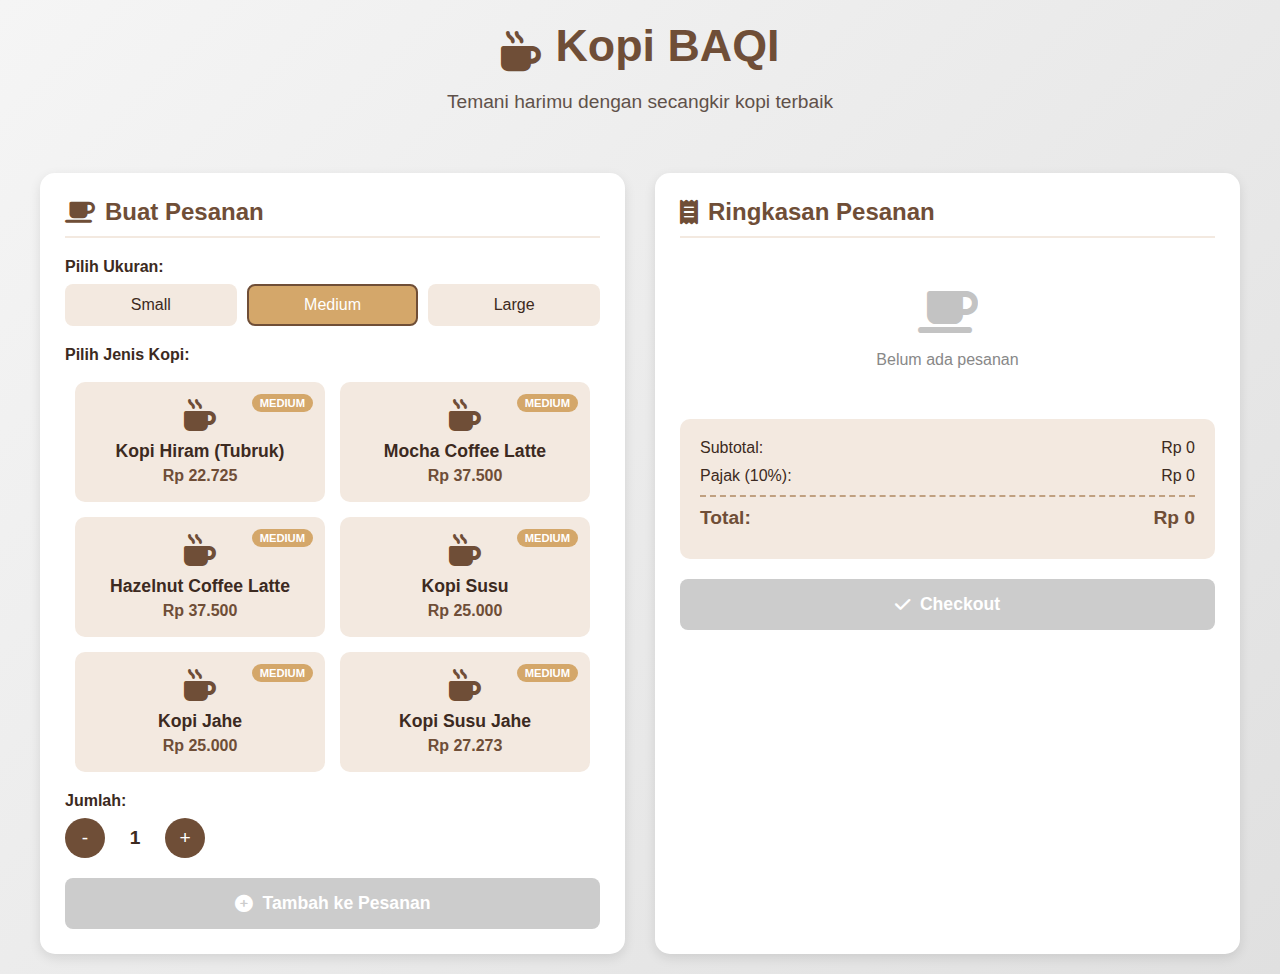
<file: index.html>
<!DOCTYPE html>
<html lang="id">
<head>
    <meta charset="UTF-8">
    <meta name="viewport" content="width=device-width, initial-scale=1.0">
    <title>Kopi BAQI - Coffee Ordering System</title>
    <link rel="stylesheet" href="https://cdnjs.cloudflare.com/ajax/libs/font-awesome/6.4.0/css/all.min.css">
    <link rel="stylesheet" href="Model/style.css">
</head>
<body>
    <div class="container">
        <header>
            <div class="logo">
                <i class="fas fa-mug-hot"></i>
                <h1>Kopi BAQI</h1>
            </div>
            <p class="tagline">Temani harimu dengan secangkir kopi terbaik</p>
        </header>

        <section class="order-section">
            <h2 class="section-title"><i class="fas fa-coffee"></i> Buat Pesanan</h2>
            
            <div class="form-group">
                <label>Pilih Ukuran:</label>
                <div class="size-options" id="sizeOptions">
                    <div class="size-btn" data-size="small">Small</div>
                    <div class="size-btn" data-size="medium">Medium</div>
                    <div class="size-btn" data-size="large">Large</div>
                </div>
            </div>
            
            <div class="form-group">
                <label>Pilih Jenis Kopi:</label>
                <div class="coffee-options" id="coffeeOptions">
                    <!-- Coffee options will be generated by JavaScript -->
                </div>
            </div>
            
            <div class="form-group">
                <label>Jumlah:</label>
                <div class="quantity-control">
                    <button class="qty-btn" id="decreaseQty">-</button>
                    <span class="qty-display" id="quantityDisplay">1</span>
                    <button class="qty-btn" id="increaseQty">+</button>
                </div>
            </div>
            
            <button id="addOrderBtn" class="add-order-btn">
                <i class="fas fa-plus-circle"></i> Tambah ke Pesanan
            </button>
        </section>

        <section class="summary-section">
            <h2 class="section-title"><i class="fas fa-receipt"></i> Ringkasan Pesanan</h2>
            
            <ul class="order-list" id="orderList">
                <li class="empty-cart">
                    <i class="fas fa-coffee"></i>
                    <p>Belum ada pesanan</p>
                </li>
            </ul>
            
            <div class="summary-totals">
                <div class="summary-row">
                    <span>Subtotal:</span>
                    <span id="subtotal">Rp 0</span>
                </div>
                <div class="summary-row">
                    <span>Pajak (10%):</span>
                    <span id="tax">Rp 0</span>
                </div>
                <div class="summary-row" id="discountRow" style="display: none;">
                    <span>Diskon (15%):</span>
                    <span id="discount">-Rp 0</span>
                </div>
                <div class="summary-row total">
                    <span>Total:</span>
                    <span id="total">Rp 0</span>
                </div>
            </div>
            
            <button id="checkoutBtn" class="checkout-btn" disabled>
                <i class="fas fa-check"></i> Checkout
            </button>
        </section>
    </div>

    <!-- Modal untuk struk -->
    <div class="modal" id="receiptModal">
        <div class="modal-content">
            <span class="close-modal" id="closeModal">&times;</span>
            <h2 class="modal-title">Struk Pembayaran</h2>
            
            <div class="receipt" id="receiptContent">
                <!-- Receipt content will be generated by JavaScript -->
            </div>
            
            <button class="print-btn" id="printReceipt">
                <i class="fas fa-print"></i> Cetak Struk
            </button>
        </div>
    </div>

    <script src="JS/script.js"></script>
</body>
</html>
</file>
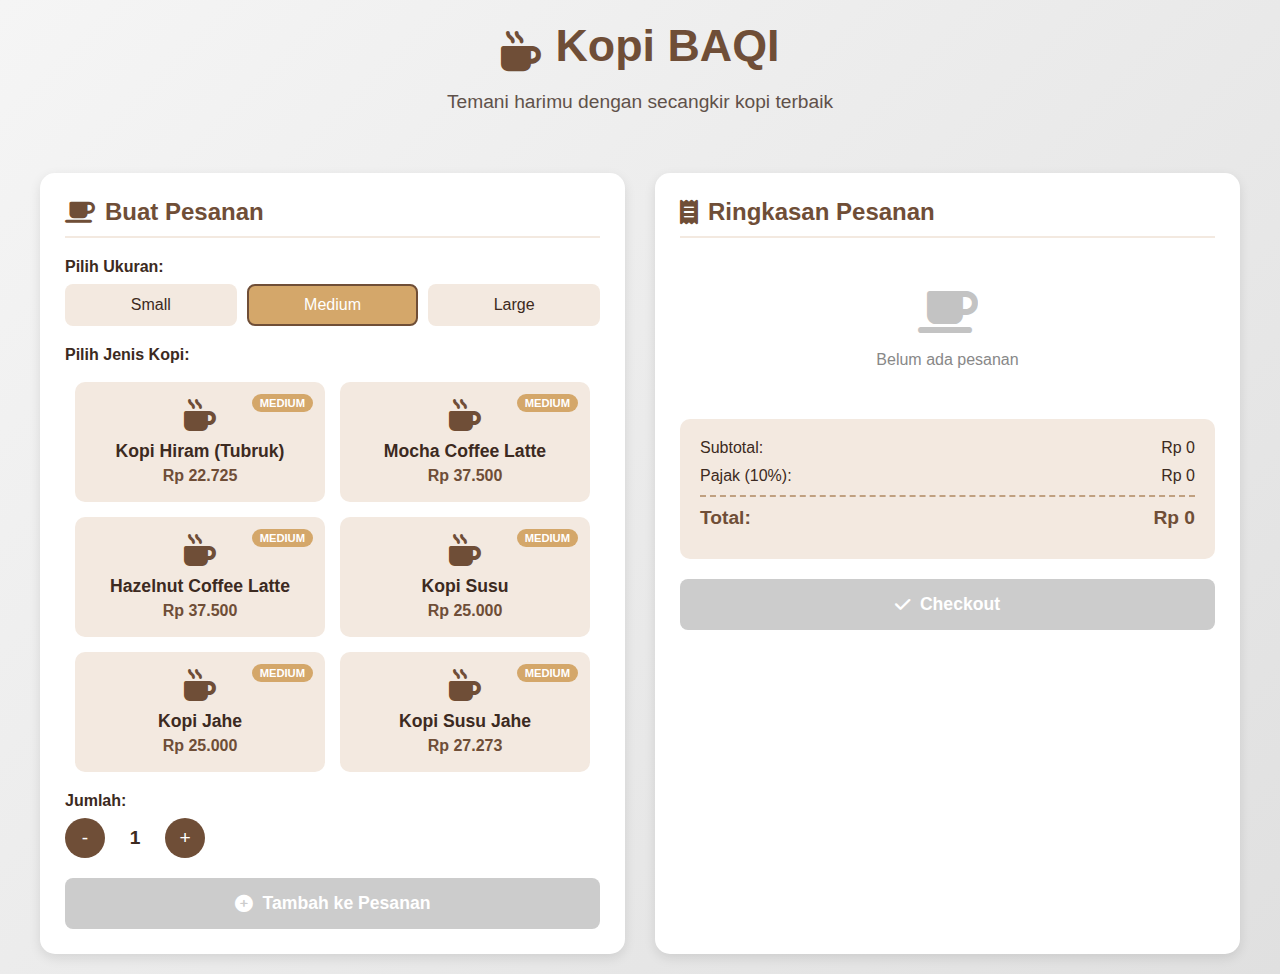
<file: Index/index.html>
<!DOCTYPE html>
<html lang="id">
<head>
    <meta charset="UTF-8">
    <meta name="viewport" content="width=device-width, initial-scale=1.0">
    <title>Kopi Teman - Coffee Ordering System</title>
    <link rel="stylesheet" href="https://cdnjs.cloudflare.com/ajax/libs/font-awesome/6.4.0/css/all.min.css">
    <link rel="stylesheet" href="../Model/style.css">
</head>
<body>
    <div class="container">
        <header>
            <div class="logo">
                <i class="fas fa-mug-hot"></i>
                <h1>Kopi BAQI</h1>
            </div>
            <p class="tagline">Temani harimu dengan secangkir kopi terbaik</p>
        </header>

        <section class="order-section">
            <h2 class="section-title"><i class="fas fa-coffee"></i> Buat Pesanan</h2>
            
            <div class="form-group">
                <label>Pilih Ukuran:</label>
                <div class="size-options" id="sizeOptions">
                    <div class="size-btn" data-size="small">Small</div>
                    <div class="size-btn" data-size="medium">Medium</div>
                    <div class="size-btn" data-size="large">Large</div>
                </div>
            </div>
            
            <div class="form-group">
                <label>Pilih Jenis Kopi:</label>
                <div class="coffee-options" id="coffeeOptions">
                    <!-- Coffee options will be generated by JavaScript -->
                </div>
            </div>
            
            <div class="form-group">
                <label>Jumlah:</label>
                <div class="quantity-control">
                    <button class="qty-btn" id="decreaseQty">-</button>
                    <span class="qty-display" id="quantityDisplay">1</span>
                    <button class="qty-btn" id="increaseQty">+</button>
                </div>
            </div>
            
            <button id="addOrderBtn" class="add-order-btn">
                <i class="fas fa-plus-circle"></i> Tambah ke Pesanan
            </button>
        </section>

        <section class="summary-section">
            <h2 class="section-title"><i class="fas fa-receipt"></i> Ringkasan Pesanan</h2>
            
            <ul class="order-list" id="orderList">
                <li class="empty-cart">
                    <i class="fas fa-coffee"></i>
                    <p>Belum ada pesanan</p>
                </li>
            </ul>
            
            <div class="summary-totals">
                <div class="summary-row">
                    <span>Subtotal:</span>
                    <span id="subtotal">Rp 0</span>
                </div>
                <div class="summary-row">
                    <span>Pajak (10%):</span>
                    <span id="tax">Rp 0</span>
                </div>
                <div class="summary-row" id="discountRow" style="display: none;">
                    <span>Diskon (15%):</span>
                    <span id="discount">-Rp 0</span>
                </div>
                <div class="summary-row total">
                    <span>Total:</span>
                    <span id="total">Rp 0</span>
                </div>
            </div>
            
            <button id="checkoutBtn" class="checkout-btn" disabled>
                <i class="fas fa-check"></i> Checkout
            </button>
        </section>
    </div>

    <!-- Modal untuk struk -->
    <div class="modal" id="receiptModal">
        <div class="modal-content">
            <span class="close-modal" id="closeModal">&times;</span>
            <h2 class="modal-title">Struk Pembayaran</h2>
            
            <div class="receipt" id="receiptContent">
                <!-- Receipt content will be generated by JavaScript -->
            </div>
            
            <button class="print-btn" id="printReceipt">
                <i class="fas fa-print"></i> Cetak Struk
            </button>
        </div>
    </div>

    <script src="../JS/script.js"></script>
</body>
</html>
</file>
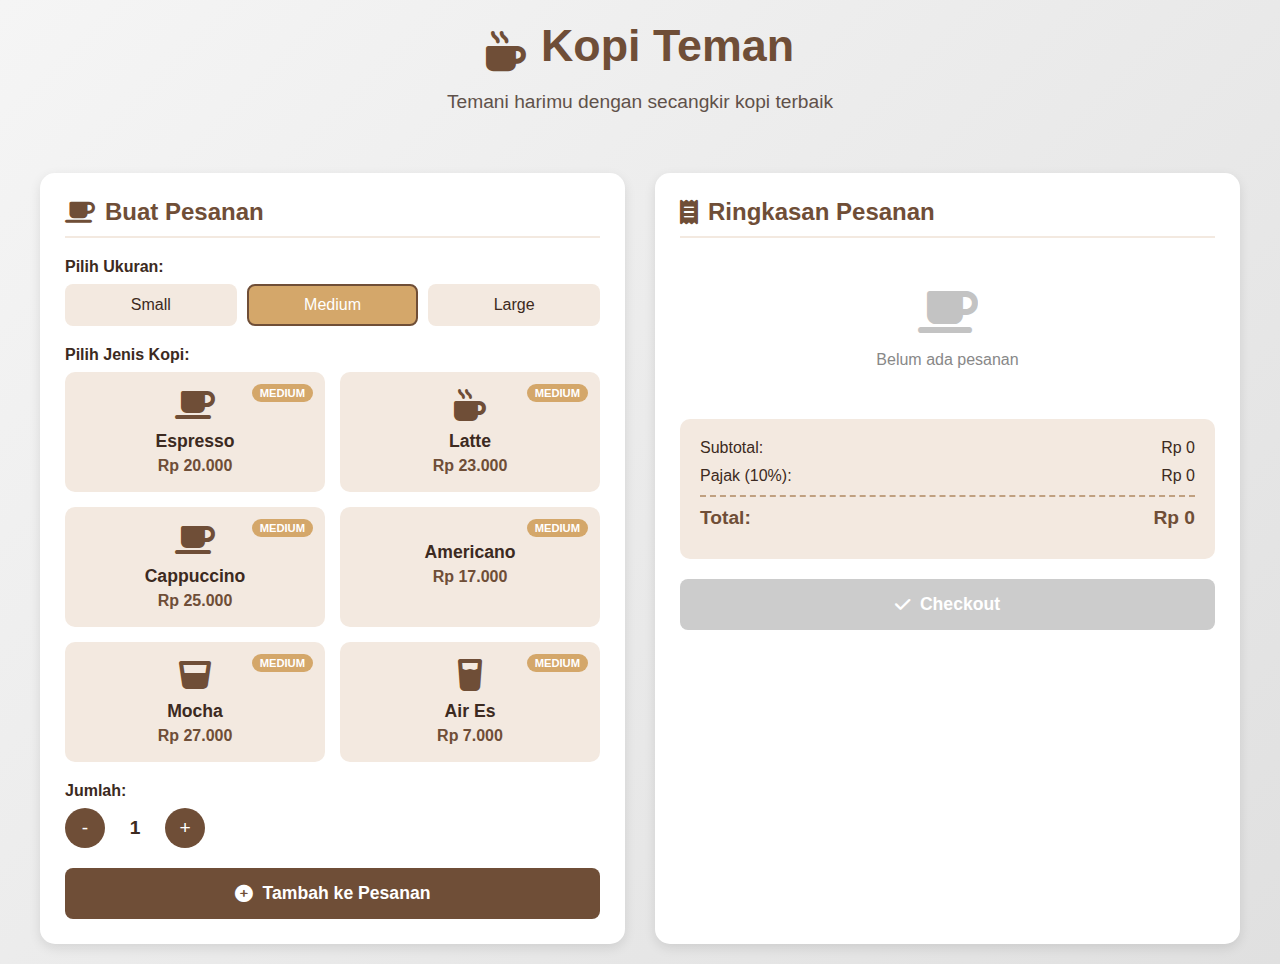
<file: index2.html>
<!DOCTYPE html>
<html lang="id">
<head>
    <meta charset="UTF-8">
    <meta name="viewport" content="width=device-width, initial-scale=1.0">
    <title>Kopi Teman - Coffee Ordering System</title>
    <link rel="stylesheet" href="https://cdnjs.cloudflare.com/ajax/libs/font-awesome/6.4.0/css/all.min.css">
    <style>
        :root {
            --primary: #6f4e37;
            --secondary: #c0a080;
            --accent: #d4a76a;
            --light: #f3e9e0;
            --dark: #3c2a21;
            --success: #4caf50;
            --danger: #f44336;
            --shadow: 0 4px 12px rgba(0, 0, 0, 0.1);
            --transition: all 0.3s ease;
        }

        * {
            margin: 0;
            padding: 0;
            box-sizing: border-box;
            font-family: 'Segoe UI', Tahoma, Geneva, Verdana, sans-serif;
        }

        body {
            background: linear-gradient(135deg, #f5f5f5 0%, #e0e0e0 100%);
            color: var(--dark);
            min-height: 100vh;
            padding: 20px;
        }

        .container {
            max-width: 1200px;
            margin: 0 auto;
            display: grid;
            grid-template-columns: 1fr 1fr;
            gap: 30px;
        }

        @media (max-width: 900px) {
            .container {
                grid-template-columns: 1fr;
            }
        }

        header {
            grid-column: 1 / -1;
            text-align: center;
            margin-bottom: 30px;
        }

        .logo {
            display: flex;
            align-items: center;
            justify-content: center;
            gap: 15px;
            margin-bottom: 10px;
        }

        .logo i {
            font-size: 2.5rem;
            color: var(--primary);
        }

        h1 {
            font-size: 2.8rem;
            color: var(--primary);
            margin-bottom: 10px;
        }

        .tagline {
            font-size: 1.2rem;
            color: var(--dark);
            opacity: 0.8;
        }

        .order-section, .summary-section {
            background: white;
            border-radius: 15px;
            padding: 25px;
            box-shadow: var(--shadow);
        }

        .section-title {
            font-size: 1.5rem;
            color: var(--primary);
            margin-bottom: 20px;
            padding-bottom: 10px;
            border-bottom: 2px solid var(--light);
            display: flex;
            align-items: center;
            gap: 10px;
        }

        .form-group {
            margin-bottom: 20px;
        }

        label {
            display: block;
            margin-bottom: 8px;
            font-weight: 600;
            color: var(--dark);
        }

        select, input {
            width: 100%;
            padding: 12px 15px;
            border: 2px solid var(--light);
            border-radius: 8px;
            font-size: 1rem;
            transition: var(--transition);
        }

        select:focus, input:focus {
            outline: none;
            border-color: var(--accent);
            box-shadow: 0 0 0 3px rgba(212, 167, 106, 0.3);
        }

        .coffee-options {
            display: grid;
            grid-template-columns: repeat(2, 1fr);
            gap: 15px;
            margin-bottom: 20px;
        }

        @media (max-width: 600px) {
            .coffee-options {
                grid-template-columns: 1fr;
            }
        }

        .coffee-card {
            background: var(--light);
            border-radius: 10px;
            padding: 15px;
            text-align: center;
            cursor: pointer;
            transition: var(--transition);
            border: 2px solid transparent;
            position: relative;
        }

        .coffee-card:hover {
            transform: translateY(-5px);
            box-shadow: var(--shadow);
        }

        .coffee-card.selected {
            border-color: var(--accent);
            background: #faf0e6;
        }

        .coffee-card i {
            font-size: 2rem;
            color: var(--primary);
            margin-bottom: 10px;
        }

        .coffee-card h3 {
            font-size: 1.1rem;
            margin-bottom: 5px;
        }

        .coffee-card .price {
            color: var(--primary);
            font-weight: 600;
            transition: var(--transition);
        }

        .size-options {
            display: flex;
            gap: 10px;
            margin-bottom: 20px;
        }

        .size-btn {
            flex: 1;
            padding: 10px;
            text-align: center;
            background: var(--light);
            border-radius: 8px;
            cursor: pointer;
            transition: var(--transition);
            border: 2px solid transparent;
        }

        .size-btn.selected {
            background: var(--accent);
            color: white;
            border-color: var(--primary);
        }

        .quantity-control {
            display: flex;
            align-items: center;
            gap: 15px;
            margin-bottom: 20px;
        }

        .qty-btn {
            width: 40px;
            height: 40px;
            border-radius: 50%;
            background: var(--primary);
            color: white;
            border: none;
            font-size: 1.2rem;
            cursor: pointer;
            display: flex;
            align-items: center;
            justify-content: center;
            transition: var(--transition);
        }

        .qty-btn:hover {
            background: var(--dark);
        }

        .qty-display {
            font-size: 1.2rem;
            font-weight: 600;
            min-width: 30px;
            text-align: center;
        }

        .add-order-btn {
            width: 100%;
            padding: 15px;
            background: var(--primary);
            color: white;
            border: none;
            border-radius: 8px;
            font-size: 1.1rem;
            font-weight: 600;
            cursor: pointer;
            transition: var(--transition);
            display: flex;
            align-items: center;
            justify-content: center;
            gap: 10px;
        }

        .add-order-btn:hover {
            background: var(--dark);
            transform: translateY(-2px);
        }

        .order-list {
            list-style: none;
            margin-bottom: 20px;
        }

        .order-item {
            display: flex;
            justify-content: space-between;
            align-items: center;
            padding: 15px;
            background: var(--light);
            border-radius: 8px;
            margin-bottom: 10px;
            animation: fadeIn 0.5s ease;
        }

        @keyframes fadeIn {
            from { opacity: 0; transform: translateY(10px); }
            to { opacity: 1; transform: translateY(0); }
        }

        .order-details {
            flex: 1;
        }

        .order-name {
            font-weight: 600;
            margin-bottom: 5px;
        }

        .order-meta {
            font-size: 0.9rem;
            color: #666;
        }

        .order-price {
            font-weight: 600;
            color: var(--primary);
            margin-right: 15px;
        }

        .order-actions {
            display: flex;
            gap: 10px;
        }

        .action-btn {
            width: 30px;
            height: 30px;
            border-radius: 50%;
            border: none;
            cursor: pointer;
            display: flex;
            align-items: center;
            justify-content: center;
            transition: var(--transition);
        }

        .delete-btn {
            background: var(--danger);
            color: white;
        }

        .delete-btn:hover {
            background: #d32f2f;
        }

        .summary-totals {
            background: var(--light);
            border-radius: 10px;
            padding: 20px;
            margin-bottom: 20px;
        }

        .summary-row {
            display: flex;
            justify-content: space-between;
            margin-bottom: 10px;
        }

        .summary-row.total {
            font-size: 1.2rem;
            font-weight: 700;
            color: var(--primary);
            padding-top: 10px;
            border-top: 2px dashed var(--secondary);
        }

        .checkout-btn {
            width: 100%;
            padding: 15px;
            background: var(--success);
            color: white;
            border: none;
            border-radius: 8px;
            font-size: 1.1rem;
            font-weight: 600;
            cursor: pointer;
            transition: var(--transition);
            display: flex;
            align-items: center;
            justify-content: center;
            gap: 10px;
        }

        .checkout-btn:hover {
            background: #388e3c;
            transform: translateY(-2px);
        }

        .checkout-btn:disabled {
            background: #cccccc;
            cursor: not-allowed;
            transform: none;
        }

        .empty-cart {
            text-align: center;
            padding: 30px;
            color: #888;
        }

        .empty-cart i {
            font-size: 3rem;
            margin-bottom: 15px;
            opacity: 0.5;
        }

        .discount-badge {
            background: var(--success);
            color: white;
            padding: 3px 8px;
            border-radius: 20px;
            font-size: 0.8rem;
            margin-left: 10px;
        }

        .size-indicator {
            position: absolute;
            top: 10px;
            right: 10px;
            background: var(--accent);
            color: white;
            padding: 3px 8px;
            border-radius: 10px;
            font-size: 0.7rem;
            font-weight: bold;
        }

        /* Modal Styling */
        .modal {
            display: none;
            position: fixed;
            top: 0;
            left: 0;
            width: 100%;
            height: 100%;
            background-color: rgba(0, 0, 0, 0.7);
            z-index: 1000;
            align-items: center;
            justify-content: center;
        }

        .modal-content {
            background-color: white;
            border-radius: 15px;
            width: 90%;
            max-width: 500px;
            padding: 25px;
            box-shadow: 0 5px 25px rgba(0, 0, 0, 0.3);
            position: relative;
            animation: modalFadeIn 0.3s ease;
        }

        @keyframes modalFadeIn {
            from { opacity: 0; transform: translateY(-20px); }
            to { opacity: 1; transform: translateY(0); }
        }

        .close-modal {
            position: absolute;
            top: 15px;
            right: 15px;
            font-size: 1.5rem;
            cursor: pointer;
            color: #888;
            transition: var(--transition);
        }

        .close-modal:hover {
            color: var(--danger);
        }

        .modal-title {
            text-align: center;
            color: var(--primary);
            margin-bottom: 20px;
        }

        .receipt {
            background: #f9f9f9;
            border-radius: 10px;
            padding: 20px;
            font-family: 'Courier New', monospace;
        }

        .receipt-header {
            text-align: center;
            border-bottom: 1px dashed #ccc;
            padding-bottom: 15px;
            margin-bottom: 15px;
        }

        .receipt-header h2 {
            margin: 0;
            color: var(--primary);
        }

        .receipt-details {
            margin-bottom: 15px;
        }

        .receipt-item {
            display: flex;
            justify-content: space-between;
            margin-bottom: 5px;
        }

        .receipt-totals {
            border-top: 1px dashed #ccc;
            padding-top: 10px;
            margin-top: 10px;
        }

        .receipt-footer {
            text-align: center;
            margin-top: 20px;
            font-size: 0.9rem;
            color: #666;
        }

        .print-btn {
            width: 100%;
            padding: 12px;
            background: var(--primary);
            color: white;
            border: none;
            border-radius: 8px;
            font-size: 1rem;
            font-weight: 600;
            cursor: pointer;
            transition: var(--transition);
            margin-top: 20px;
            display: flex;
            align-items: center;
            justify-content: center;
            gap: 10px;
        }

        .print-btn:hover {
            background: var(--dark);
        }

        /* Print Styles */
        @media print {
            body * {
                visibility: hidden;
            }
            .modal, .modal * {
                visibility: visible;
            }
            .modal {
                position: absolute;
                left: 0;
                top: 0;
                width: 100%;
                height: 100%;
                background-color: white;
            }
            .close-modal, .print-btn {
                display: none;
            }
        }
    </style>
</head>
<body>
    <div class="container">
        <header>
            <div class="logo">
                <i class="fas fa-mug-hot"></i>
                <h1>Kopi Teman</h1>
            </div>
            <p class="tagline">Temani harimu dengan secangkir kopi terbaik</p>
        </header>

        <section class="order-section">
            <h2 class="section-title"><i class="fas fa-coffee"></i> Buat Pesanan</h2>
            
            <div class="form-group">
                <label>Pilih Ukuran:</label>
                <div class="size-options" id="sizeOptions">
                    <div class="size-btn" data-size="small">Small</div>
                    <div class="size-btn" data-size="medium">Medium</div>
                    <div class="size-btn" data-size="large">Large</div>
                </div>
            </div>
            
            <div class="form-group">
                <label>Pilih Jenis Kopi:</label>
                <div class="coffee-options" id="coffeeOptions">
                    <!-- Coffee options will be generated by JavaScript -->
                </div>
            </div>
            
            <div class="form-group">
                <label>Jumlah:</label>
                <div class="quantity-control">
                    <button class="qty-btn" id="decreaseQty">-</button>
                    <span class="qty-display" id="quantityDisplay">1</span>
                    <button class="qty-btn" id="increaseQty">+</button>
                </div>
            </div>
            
            <button id="addOrderBtn" class="add-order-btn">
                <i class="fas fa-plus-circle"></i> Tambah ke Pesanan
            </button>
        </section>

        <section class="summary-section">
            <h2 class="section-title"><i class="fas fa-receipt"></i> Ringkasan Pesanan</h2>
            
            <ul class="order-list" id="orderList">
                <li class="empty-cart">
                    <i class="fas fa-coffee"></i>
                    <p>Belum ada pesanan</p>
                </li>
            </ul>
            
            <div class="summary-totals">
                <div class="summary-row">
                    <span>Subtotal:</span>
                    <span id="subtotal">Rp 0</span>
                </div>
                <div class="summary-row">
                    <span>Pajak (10%):</span>
                    <span id="tax">Rp 0</span>
                </div>
                <div class="summary-row" id="discountRow" style="display: none;">
                    <span>Diskon (15%):</span>
                    <span id="discount">-Rp 0</span>
                </div>
                <div class="summary-row total">
                    <span>Total:</span>
                    <span id="total">Rp 0</span>
                </div>
            </div>
            
            <button id="checkoutBtn" class="checkout-btn" disabled>
                <i class="fas fa-check"></i> Checkout
            </button>
        </section>
    </div>

    <!-- Modal untuk struk -->
    <div class="modal" id="receiptModal">
        <div class="modal-content">
            <span class="close-modal" id="closeModal">&times;</span>
            <h2 class="modal-title">Struk Pembayaran</h2>
            
            <div class="receipt" id="receiptContent">
                <!-- Receipt content will be generated by JavaScript -->
            </div>
            
            <button class="print-btn" id="printReceipt">
                <i class="fas fa-print"></i> Cetak Struk
            </button>
        </div>
    </div>

    <script>
        // Data menu kopi
        const coffeeMenu = [
            { id: 'espresso', name: 'Espresso', icon: 'fa-coffee', prices: { small: 15000, medium: 20000, large: 25000 } },
            { id: 'latte', name: 'Latte', icon: 'fa-mug-hot', prices: { small: 18000, medium: 23000, large: 28000 } },
            { id: 'cappuccino', name: 'Cappuccino', icon: 'fa-mug-saucer', prices: { small: 20000, medium: 25000, large: 30000 } },
            { id: 'americano', name: 'Americano', icon: 'fa-cup-togo', prices: { small: 12000, medium: 17000, large: 22000 } },
            { id: 'mocha', name: 'Mocha', icon: 'fa-whiskey-glass', prices: { small: 22000, medium: 27000, large: 32000 } },
            { id: 'water-ice', name: 'Air Es', icon: 'fa-glass-water', prices: { small: 5000, medium: 7000, large: 9000 } }
        ];

        // Konstanta
        const TAX_RATE = 0.1;
        const DISCOUNT_THRESHOLD = 3;
        const DISCOUNT_RATE = 0.15;

        // State aplikasi
        let currentOrder = {
            coffee: null,
            size: 'medium',
            quantity: 1
        };

        let orders = [];
        let orderHistory = [];

        // Elemen DOM
        const coffeeOptionsEl = document.getElementById('coffeeOptions');
        const sizeOptionsEl = document.getElementById('sizeOptions');
        const quantityDisplayEl = document.getElementById('quantityDisplay');
        const decreaseQtyBtn = document.getElementById('decreaseQty');
        const increaseQtyBtn = document.getElementById('increaseQty');
        const addOrderBtn = document.getElementById('addOrderBtn');
        const orderListEl = document.getElementById('orderList');
        const subtotalEl = document.getElementById('subtotal');
        const taxEl = document.getElementById('tax');
        const discountRowEl = document.getElementById('discountRow');
        const discountEl = document.getElementById('discount');
        const totalEl = document.getElementById('total');
        const checkoutBtn = document.getElementById('checkoutBtn');
        const receiptModal = document.getElementById('receiptModal');
        const closeModal = document.getElementById('closeModal');
        const receiptContent = document.getElementById('receiptContent');
        const printReceiptBtn = document.getElementById('printReceipt');

        // Inisialisasi pilihan kopi
        function initCoffeeOptions() {
            coffeeMenu.forEach(coffee => {
                const coffeeCard = document.createElement('div');
                coffeeCard.className = 'coffee-card';
                coffeeCard.dataset.id = coffee.id;
                coffeeCard.innerHTML = `
                    <div class="size-indicator" id="size-indicator-${coffee.id}">MEDIUM</div>
                    <i class="fas ${coffee.icon}"></i>
                    <h3>${coffee.name}</h3>
                    <div class="price" id="price-${coffee.id}">Rp ${coffee.prices.medium.toLocaleString('id-ID')}</div>
                `;
                
                coffeeCard.addEventListener('click', () => {
                    document.querySelectorAll('.coffee-card').forEach(card => {
                        card.classList.remove('selected');
                    });
                    coffeeCard.classList.add('selected');
                    currentOrder.coffee = coffee.id;
                    updateAddButtonState();
                });
                
                coffeeOptionsEl.appendChild(coffeeCard);
            });
        }

        // Inisialisasi pilihan ukuran
        function initSizeOptions() {
            const sizeButtons = sizeOptionsEl.querySelectorAll('.size-btn');
            sizeButtons.forEach(button => {
                button.addEventListener('click', () => {
                    sizeButtons.forEach(btn => btn.classList.remove('selected'));
                    button.classList.add('selected');
                    
                    const newSize = button.dataset.size;
                    currentOrder.size = newSize;
                    
                    // Update harga berdasarkan ukuran yang dipilih
                    updatePricesForSize(newSize);
                });
            });
            
            // Set default selection
            sizeButtons[1].classList.add('selected'); // Medium
        }

        // Update harga berdasarkan ukuran yang dipilih
        function updatePricesForSize(size) {
            const sizeName = size.toUpperCase();
            
            coffeeMenu.forEach(coffee => {
                const priceElement = document.getElementById(`price-${coffee.id}`);
                const sizeIndicator = document.getElementById(`size-indicator-${coffee.id}`);
                
                if (priceElement && sizeIndicator) {
                    const price = coffee.prices[size];
                    priceElement.textContent = `Rp ${price.toLocaleString('id-ID')}`;
                    sizeIndicator.textContent = sizeName;
                    
                    // Animasi perubahan harga
                    priceElement.style.transform = 'scale(1.1)';
                    setTimeout(() => {
                        priceElement.style.transform = 'scale(1)';
                    }, 300);
                }
            });
        }

        // Update state tombol tambah pesanan
        function updateAddButtonState() {
            addOrderBtn.disabled = !currentOrder.coffee;
        }

        // Format currency
        function formatCurrency(amount) {
            return `Rp ${amount.toLocaleString('id-ID')}`;
        }

        // Hitung harga berdasarkan kopi dan ukuran
        function calculatePrice(coffeeId, size) {
            const coffee = coffeeMenu.find(item => item.id === coffeeId);
            return coffee ? coffee.prices[size] : 0;
        }

        // Tambah pesanan
        function addOrder() {
            if (!currentOrder.coffee) return;
            
            const price = calculatePrice(currentOrder.coffee, currentOrder.size);
            const coffee = coffeeMenu.find(item => item.id === currentOrder.coffee);
            
            orders.push({
                id: Date.now(), // ID unik
                name: coffee.name,
                size: currentOrder.size,
                quantity: currentOrder.quantity,
                price: price,
                total: price * currentOrder.quantity
            });
            
            renderOrders();
            updateAddButtonState();
            
            // Reset selection
            document.querySelectorAll('.coffee-card').forEach(card => {
                card.classList.remove('selected');
            });
            currentOrder.coffee = null;
        }

        // Hapus pesanan
        function removeOrder(orderId) {
            orders = orders.filter(order => order.id !== orderId);
            renderOrders();
        }

        // Render daftar pesanan
        function renderOrders() {
            if (orders.length === 0) {
                orderListEl.innerHTML = `
                    <li class="empty-cart">
                        <i class="fas fa-coffee"></i>
                        <p>Belum ada pesanan</p>
                    </li>
                `;
                checkoutBtn.disabled = true;
                return;
            }
            
            orderListEl.innerHTML = '';
            checkoutBtn.disabled = false;
            
            orders.forEach(order => {
                const orderItem = document.createElement('li');
                orderItem.className = 'order-item';
                orderItem.innerHTML = `
                    <div class="order-details">
                        <div class="order-name">${order.name}</div>
                        <div class="order-meta">${order.quantity}x • ${order.size.toUpperCase()}</div>
                    </div>
                    <div class="order-price">${formatCurrency(order.total)}</div>
                    <div class="order-actions">
                        <button class="action-btn delete-btn" data-id="${order.id}">
                            <i class="fas fa-trash"></i>
                        </button>
                    </div>
                `;
                
                orderListEl.appendChild(orderItem);
            });
            
            // Add event listeners to delete buttons
            document.querySelectorAll('.delete-btn').forEach(button => {
                button.addEventListener('click', () => {
                    removeOrder(parseInt(button.dataset.id));
                });
            });
            
            updateSummary();
        }

        // Update ringkasan pesanan
        function updateSummary() {
            const subtotal = orders.reduce((sum, order) => sum + order.total, 0);
            const tax = subtotal * TAX_RATE;
            
            // Cek apakah eligible untuk diskon
            const totalItems = orders.reduce((sum, order) => sum + order.quantity, 0);
            const hasDiscount = totalItems >= DISCOUNT_THRESHOLD;
            const discount = hasDiscount ? subtotal * DISCOUNT_RATE : 0;
            
            const total = subtotal + tax - discount;
            
            subtotalEl.textContent = formatCurrency(subtotal);
            taxEl.textContent = formatCurrency(tax);
            
            if (hasDiscount) {
                discountRowEl.style.display = 'flex';
                discountEl.textContent = `-${formatCurrency(discount)}`;
            } else {
                discountRowEl.style.display = 'none';
            }
            
            totalEl.textContent = formatCurrency(total);
        }

        // Generate receipt content
        function generateReceipt() {
            const subtotal = orders.reduce((sum, order) => sum + order.total, 0);
            const tax = subtotal * TAX_RATE;
            const totalItems = orders.reduce((sum, order) => sum + order.quantity, 0);
            const hasDiscount = totalItems >= DISCOUNT_THRESHOLD;
            const discount = hasDiscount ? subtotal * DISCOUNT_RATE : 0;
            const total = subtotal + tax - discount;
            
            // Generate order number (YYYYMMDD-HHMMSS)
            const now = new Date();
            const orderNumber = `ORD-${now.getFullYear()}${(now.getMonth()+1).toString().padStart(2, '0')}${now.getDate().toString().padStart(2, '0')}-${now.getHours().toString().padStart(2, '0')}${now.getMinutes().toString().padStart(2, '0')}${now.getSeconds().toString().padStart(2, '0')}`;
            
            return `
                <div class="receipt-header">
                    <h2>KOPI TEMAN</h2>
                    <p>Jl. Aroma Kopi No. 123, Yogyakarta</p>
                    <p>Telp: (021) 555-1234</p>
                </div>
                
                <div class="receipt-details">
                    <div class="receipt-item">
                        <span>No. Pesanan:</span>
                        <span>${orderNumber}</span>
                    </div>
                    <div class="receipt-item">
                        <span>Tanggal:</span>
                        <span>${now.toLocaleString('id-ID')}</span>
                    </div>
                </div>
                
                <div class="receipt-items">
                    ${orders.map(order => `
                        <div class="receipt-item">
                            <span>${order.quantity}x ${order.name} (${order.size.toUpperCase()})</span>
                            <span>${formatCurrency(order.total)}</span>
                        </div>
                    `).join('')}
                </div>
                
                <div class="receipt-totals">
                    <div class="receipt-item">
                        <span>Subtotal:</span>
                        <span>${formatCurrency(subtotal)}</span>
                    </div>
                    <div class="receipt-item">
                        <span>Pajak (10%):</span>
                        <span>${formatCurrency(tax)}</span>
                    </div>
                    ${hasDiscount ? `
                    <div class="receipt-item">
                        <span>Diskon (15%):</span>
                        <span>-${formatCurrency(discount)}</span>
                    </div>
                    ` : ''}
                    <div class="receipt-item" style="font-weight: bold;">
                        <span>TOTAL:</span>
                        <span>${formatCurrency(total)}</span>
                    </div>
                </div>
                
                <div class="receipt-footer">
                    <p>Terima kasih atas kunjungan Anda!</p>
                    <p>*** Silahkan tunjukkan struk ini ***</p>
                </div>
            `;
        }

        // Show receipt modal
        function showReceipt() {
            receiptContent.innerHTML = generateReceipt();
            receiptModal.style.display = 'flex';
        }

        // Checkout
        function checkout() {
            if (orders.length === 0) return;
            
            // Simpan ke riwayat pesanan
            orderHistory.push({
                date: new Date(),
                items: [...orders],
                total: parseFloat(totalEl.textContent.replace('Rp ', '').replace(/\./g, ''))
            });
            
            // Tampilkan struk
            showReceipt();
            
            // Reset pesanan
            orders = [];
            renderOrders();
        }

        // Event listeners
        decreaseQtyBtn.addEventListener('click', () => {
            if (currentOrder.quantity > 1) {
                currentOrder.quantity--;
                quantityDisplayEl.textContent = currentOrder.quantity;
            }
        });

        increaseQtyBtn.addEventListener('click', () => {
            currentOrder.quantity++;
            quantityDisplayEl.textContent = currentOrder.quantity;
        });

        addOrderBtn.addEventListener('click', addOrder);
        checkoutBtn.addEventListener('click', checkout);
        
        // Modal event listeners
        closeModal.addEventListener('click', () => {
            receiptModal.style.display = 'none';
        });
        
        printReceiptBtn.addEventListener('click', () => {
            window.print();
        });
        
        // Close modal when clicking outside
        window.addEventListener('click', (event) => {
            if (event.target === receiptModal) {
                receiptModal.style.display = 'none';
            }
        });

        // Inisialisasi aplikasi
        function initApp() {
            initCoffeeOptions();
            initSizeOptions();
            updateAddButtonState();
        }

        // Jalankan aplikasi
        initApp();
    </script>
</body>
</html>
</file>
<file: Model/style.css>
:root {
    --primary: #6f4e37;
    --secondary: #c0a080;
    --accent: #d4a76a;
    --light: #f3e9e0;
    --dark: #3c2a21;
    --success: #4caf50;
    --danger: #f44336;
    --shadow: 0 4px 12px rgba(0, 0, 0, 0.1);
    --transition: all 0.3s ease;
}

* {
    margin: 0;
    padding: 0;
    box-sizing: border-box;
    font-family: 'Segoe UI', Tahoma, Geneva, Verdana, sans-serif;
}

body {
    background: linear-gradient(135deg, #f5f5f5 0%, #e0e0e0 100%);
    color: var(--dark);
    min-height: 100vh;
    padding: 20px;
}

.container {
    max-width: 1200px;
    margin: 0 auto;
    display: grid;
    grid-template-columns: 1fr 1fr;
    gap: 30px;
}

@media (max-width: 900px) {
    .container {
        grid-template-columns: 1fr;
    }
}

header {
    grid-column: 1 / -1;
    text-align: center;
    margin-bottom: 30px;
}

.logo {
    display: flex;
    align-items: center;
    justify-content: center;
    gap: 15px;
    margin-bottom: 10px;
}

.logo i {
    font-size: 2.5rem;
    color: var(--primary);
}

h1 {
    font-size: 2.8rem;
    color: var(--primary);
    margin-bottom: 10px;
}

.tagline {
    font-size: 1.2rem;
    color: var(--dark);
    opacity: 0.8;
}

.order-section, .summary-section {
    background: white;
    border-radius: 15px;
    padding: 25px;
    box-shadow: var(--shadow);
}

.section-title {
    font-size: 1.5rem;
    color: var(--primary);
    margin-bottom: 20px;
    padding-bottom: 10px;
    border-bottom: 2px solid var(--light);
    display: flex;
    align-items: center;
    gap: 10px;
}

.form-group {
    margin-bottom: 20px;
}

label {
    display: block;
    margin-bottom: 8px;
    font-weight: 600;
    color: var(--dark);
}

select, input {
    width: 100%;
    padding: 12px 15px;
    border: 2px solid var(--light);
    border-radius: 8px;
    font-size: 1rem;
    transition: var(--transition);
}

select:focus, input:focus {
    outline: none;
    border-color: var(--accent);
    box-shadow: 0 0 0 3px rgba(212, 167, 106, 0.3);
}

.coffee-options {
    display: grid;
    grid-template-columns: repeat(2, 1fr);
    gap: 15px;
    margin-bottom: 20px;
    max-height: 400px;
    overflow-y: auto;
    padding: 10px;
}

@media (max-width: 600px) {
    .coffee-options {
        grid-template-columns: 1fr;
    }
}

.coffee-card {
    background: var(--light);
    border-radius: 10px;
    padding: 15px;
    text-align: center;
    cursor: pointer;
    transition: var(--transition);
    border: 2px solid transparent;
    position: relative;
}

.coffee-card:hover {
    transform: translateY(-5px);
    box-shadow: var(--shadow);
}

.coffee-card.selected {
    border-color: var(--accent);
    background: #faf0e6;
}

.coffee-card i {
    font-size: 2rem;
    color: var(--primary);
    margin-bottom: 10px;
}

.coffee-card h3 {
    font-size: 1.1rem;
    margin-bottom: 5px;
}

.coffee-card .price {
    color: var(--primary);
    font-weight: 600;
    transition: var(--transition);
}

.size-options {
    display: flex;
    gap: 10px;
    margin-bottom: 20px;
}

.size-btn {
    flex: 1;
    padding: 10px;
    text-align: center;
    background: var(--light);
    border-radius: 8px;
    cursor: pointer;
    transition: var(--transition);
    border: 2px solid transparent;
}

.size-btn.selected {
    background: var(--accent);
    color: white;
    border-color: var(--primary);
}

.quantity-control {
    display: flex;
    align-items: center;
    gap: 15px;
    margin-bottom: 20px;
}

.qty-btn {
    width: 40px;
    height: 40px;
    border-radius: 50%;
    background: var(--primary);
    color: white;
    border: none;
    font-size: 1.2rem;
    cursor: pointer;
    display: flex;
    align-items: center;
    justify-content: center;
    transition: var(--transition);
}

.qty-btn:hover {
    background: var(--dark);
}

.qty-display {
    font-size: 1.2rem;
    font-weight: 600;
    min-width: 30px;
    text-align: center;
}

.add-order-btn {
    width: 100%;
    padding: 15px;
    background: var(--primary);
    color: white;
    border: none;
    border-radius: 8px;
    font-size: 1.1rem;
    font-weight: 600;
    cursor: pointer;
    transition: var(--transition);
    display: flex;
    align-items: center;
    justify-content: center;
    gap: 10px;
}

.add-order-btn:hover {
    background: var(--dark);
    transform: translateY(-2px);
}

.add-order-btn:disabled {
    background: #cccccc;
    cursor: not-allowed;
    transform: none;
}

.order-list {
    list-style: none;
    margin-bottom: 20px;
    max-height: 300px;
    overflow-y: auto;
}

.order-item {
    display: flex;
    justify-content: space-between;
    align-items: center;
    padding: 15px;
    background: var(--light);
    border-radius: 8px;
    margin-bottom: 10px;
    animation: fadeIn 0.5s ease;
}

@keyframes fadeIn {
    from { opacity: 0; transform: translateY(10px); }
    to { opacity: 1; transform: translateY(0); }
}

.order-details {
    flex: 1;
}

.order-name {
    font-weight: 600;
    margin-bottom: 5px;
}

.order-meta {
    font-size: 0.9rem;
    color: #666;
}

.order-price {
    font-weight: 600;
    color: var(--primary);
    margin-right: 15px;
}

.order-actions {
    display: flex;
    gap: 10px;
}

.action-btn {
    width: 30px;
    height: 30px;
    border-radius: 50%;
    border: none;
    cursor: pointer;
    display: flex;
    align-items: center;
    justify-content: center;
    transition: var(--transition);
}

.delete-btn {
    background: var(--danger);
    color: white;
}

.delete-btn:hover {
    background: #d32f2f;
}

.summary-totals {
    background: var(--light);
    border-radius: 10px;
    padding: 20px;
    margin-bottom: 20px;
}

.summary-row {
    display: flex;
    justify-content: space-between;
    margin-bottom: 10px;
}

.summary-row.total {
    font-size: 1.2rem;
    font-weight: 700;
    color: var(--primary);
    padding-top: 10px;
    border-top: 2px dashed var(--secondary);
}

.checkout-btn {
    width: 100%;
    padding: 15px;
    background: var(--success);
    color: white;
    border: none;
    border-radius: 8px;
    font-size: 1.1rem;
    font-weight: 600;
    cursor: pointer;
    transition: var(--transition);
    display: flex;
    align-items: center;
    justify-content: center;
    gap: 10px;
}

.checkout-btn:hover {
    background: #388e3c;
    transform: translateY(-2px);
}

.checkout-btn:disabled {
    background: #cccccc;
    cursor: not-allowed;
    transform: none;
}

.empty-cart {
    text-align: center;
    padding: 30px;
    color: #888;
}

.empty-cart i {
    font-size: 3rem;
    margin-bottom: 15px;
    opacity: 0.5;
}

.discount-badge {
    background: var(--success);
    color: white;
    padding: 3px 8px;
    border-radius: 20px;
    font-size: 0.8rem;
    margin-left: 10px;
}

.size-indicator {
    position: absolute;
    top: 10px;
    right: 10px;
    background: var(--accent);
    color: white;
    padding: 3px 8px;
    border-radius: 10px;
    font-size: 0.7rem;
    font-weight: bold;
}

/* Modal Styling */
.modal {
    display: none;
    position: fixed;
    top: 0;
    left: 0;
    width: 100%;
    height: 100%;
    background-color: rgba(0, 0, 0, 0.7);
    z-index: 1000;
    align-items: center;
    justify-content: center;
}

.modal-content {
    background-color: white;
    border-radius: 15px;
    width: 90%;
    max-width: 500px;
    padding: 25px;
    box-shadow: 0 5px 25px rgba(0, 0, 0, 0.3);
    position: relative;
    animation: modalFadeIn 0.3s ease;
}

@keyframes modalFadeIn {
    from { opacity: 0; transform: translateY(-20px); }
    to { opacity: 1; transform: translateY(0); }
}

.close-modal {
    position: absolute;
    top: 15px;
    right: 15px;
    font-size: 1.5rem;
    cursor: pointer;
    color: #888;
    transition: var(--transition);
}

.close-modal:hover {
    color: var(--danger);
}

.modal-title {
    text-align: center;
    color: var(--primary);
    margin-bottom: 20px;
}

.receipt {
    background: #f9f9f9;
    border-radius: 10px;
    padding: 20px;
    font-family: 'Courier New', monospace;
}

.receipt-header {
    text-align: center;
    border-bottom: 1px dashed #ccc;
    padding-bottom: 15px;
    margin-bottom: 15px;
}

.receipt-header h2 {
    margin: 0;
    color: var(--primary);
}

.receipt-details {
    margin-bottom: 15px;
}

.receipt-item {
    display: flex;
    justify-content: space-between;
    margin-bottom: 5px;
}

.receipt-totals {
    border-top: 1px dashed #ccc;
    padding-top: 10px;
    margin-top: 10px;
}

.receipt-footer {
    text-align: center;
    margin-top: 20px;
    font-size: 0.9rem;
    color: #666;
}

.print-btn {
    width: 100%;
    padding: 12px;
    background: var(--primary);
    color: white;
    border: none;
    border-radius: 8px;
    font-size: 1rem;
    font-weight: 600;
    cursor: pointer;
    transition: var(--transition);
    margin-top: 20px;
    display: flex;
    align-items: center;
    justify-content: center;
    gap: 10px;
}

.print-btn:hover {
    background: var(--dark);
}

/* Print Styles */
@media print {
    body * {
        visibility: hidden;
    }
    .modal, .modal * {
        visibility: visible;
    }
    .modal {
        position: absolute;
        left: 0;
        top: 0;
        width: 100%;
        height: 100%;
        background-color: white;
    }
    .close-modal, .print-btn {
        display: none;
    }
}
</file>
